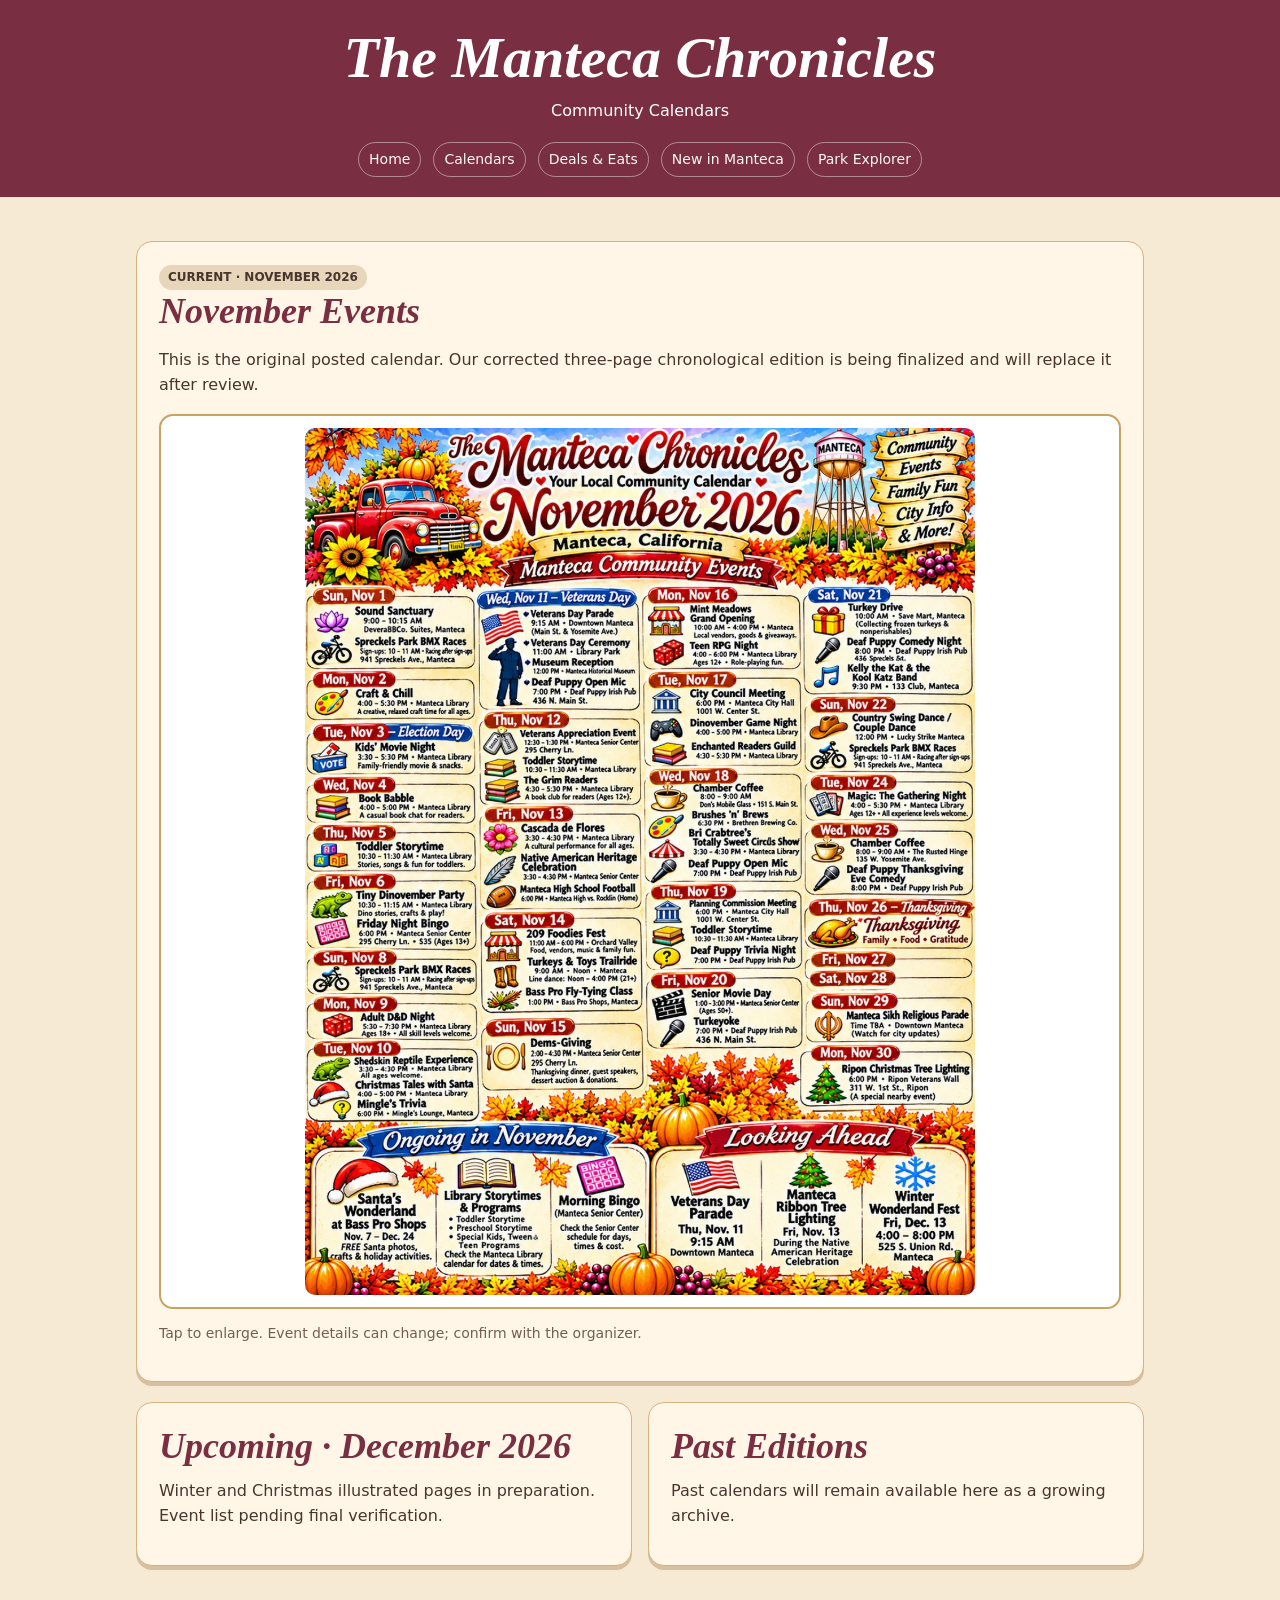
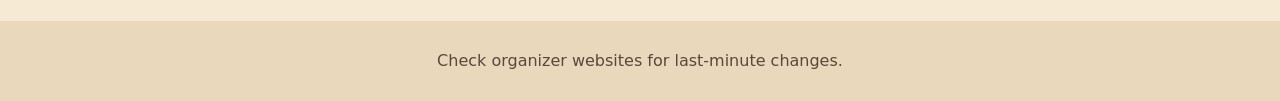
<file: index.html>
<!doctype html><html lang="en"><head><meta charset="utf-8"><meta name="viewport" content="width=device-width,initial-scale=1"><title>Community Calendars | The Manteca Chronicles</title><link rel="stylesheet" href="../style.css"></head><body><header><h1>The Manteca Chronicles</h1><p>Community Calendars</p><nav><a href="../index.html">Home</a><a href="index.html">Calendars</a><a href="../deals.html">Deals & Eats</a><a href="../new-in-manteca.html">New in Manteca</a><a href="../parks.html">Park Explorer</a></nav></header><main><section class="panel"><span class="tag">CURRENT · NOVEMBER 2026</span><h2>November Events</h2><p>This is the original posted calendar. Our corrected three-page chronological edition is being finalized and will replace it after review.</p><div class="poster-frame"><a href="../november-2026.png" target="_blank" rel="noopener"><img class="poster" src="../november-2026.png" alt="November 2026 Manteca community calendar"></a></div><p class="muted">Tap to enlarge. Event details can change; confirm with the organizer.</p></section><section class="tile-grid"><div class="tile"><h2>Upcoming · December 2026</h2><p>Winter and Christmas illustrated pages in preparation. Event list pending final verification.</p></div><div class="tile"><h2>Past Editions</h2><p>Past calendars will remain available here as a growing archive.</p></div></section></main><footer>Check organizer websites for last-minute changes.</footer></body></html>
</file>
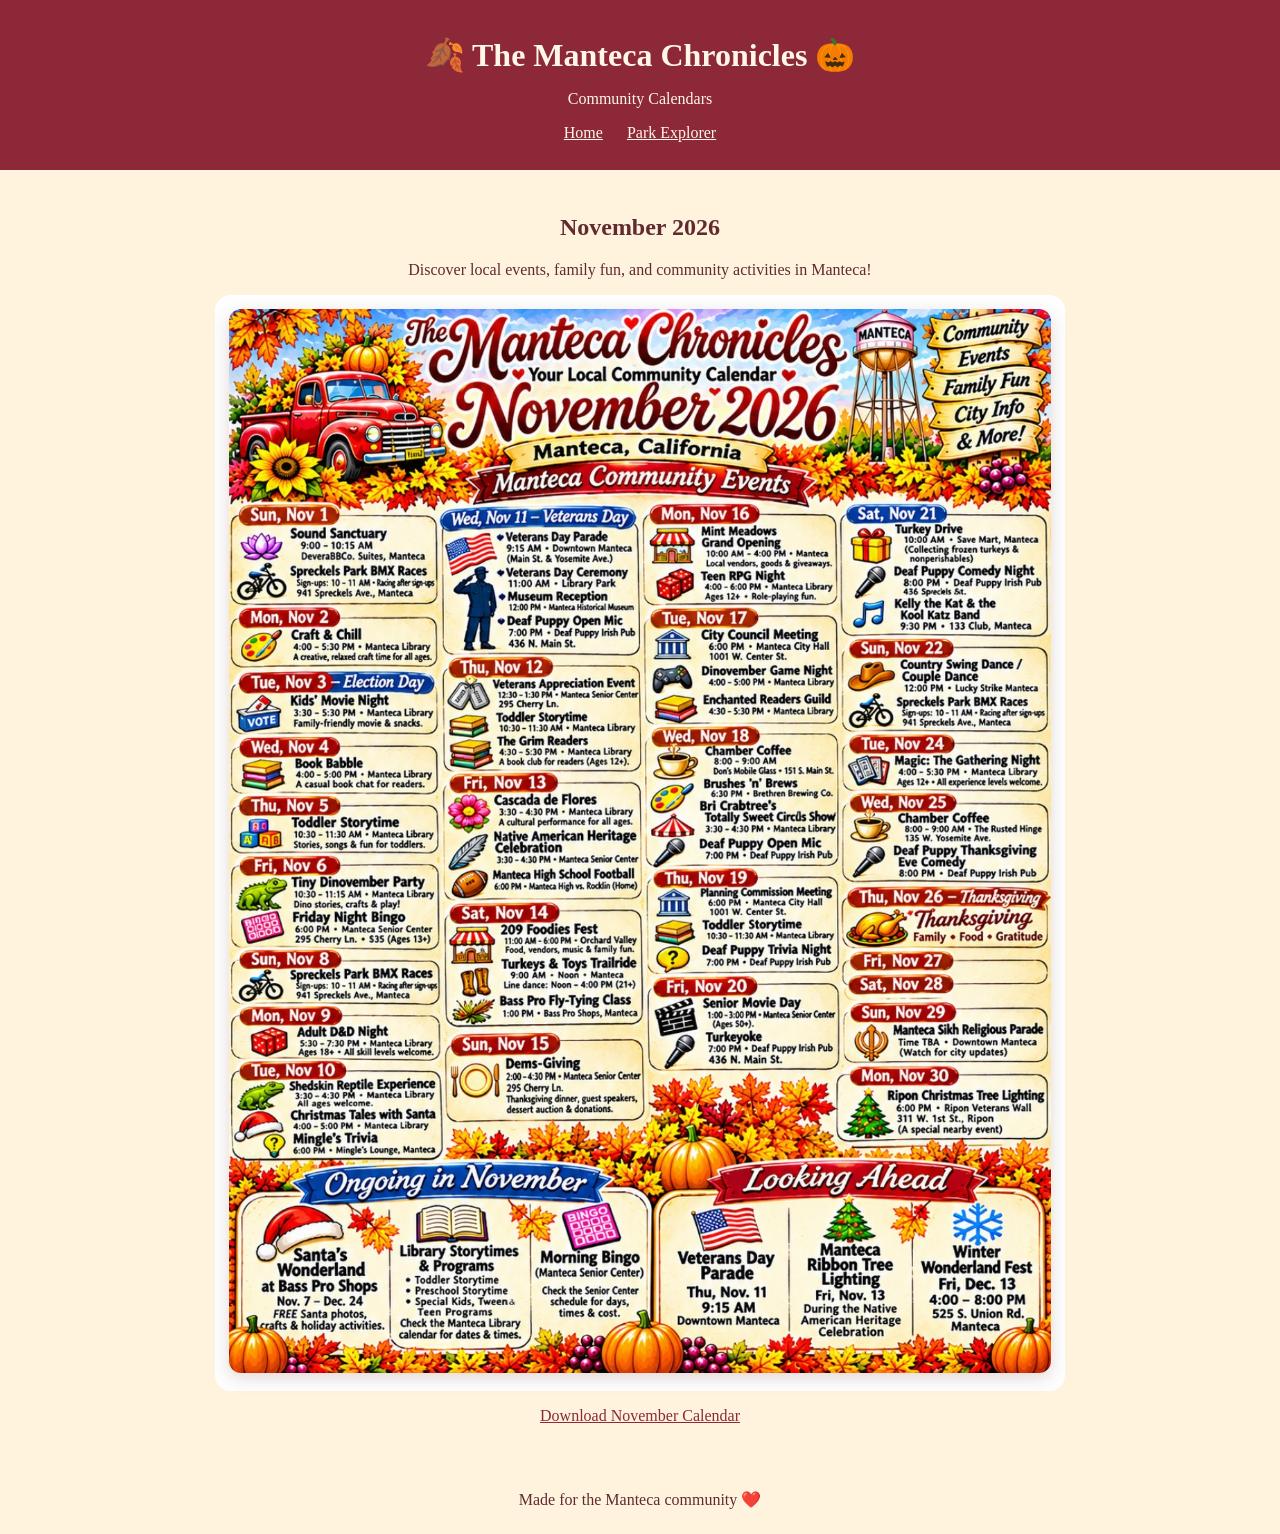
<file: calendars/index.html>
<!DOCTYPE html>
<html lang="en">
<head>
  <meta charset="UTF-8">
  <meta name="viewport" content="width=device-width, initial-scale=1">
  <title>Community Calendars | The Manteca Chronicles</title>
  <style>
    body {
      margin: 0;
      background: #fff3dd;
      color: #612a30;
      font-family: Georgia, serif;
      text-align: center;
    }
    header {
      background: #8c2838;
      color: #fff7e7;
      padding: 28px 16px;
    }
    h1 { margin: 8px 0; }
    nav a {
      color: #fff7e7;
      margin: 0 10px;
    }
    main {
      max-width: 850px;
      margin: auto;
      padding: 24px 16px;
    }
    img {
      width: 100%;
      height: auto;
      border-radius: 12px;
      box-shadow: 0 5px 18px #6b392b33;
    }
    .calendar {
      background: white;
      padding: 14px;
      border-radius: 16px;
    }
    a { color: #8c2838; }
    footer { padding: 25px; }
  </style>
</head>
<body>
  <header>
    <h1>🍂 The Manteca Chronicles 🎃</h1>
    <p>Community Calendars</p>
    <nav>
      <a href="../index.html">Home</a>
      <a href="../parks.html">Park Explorer</a>
    </nav>
  </header>
  <main>
    <h2>November 2026</h2>
    <p>Discover local events, family fun, and community activities in Manteca!</p>
    <div class="calendar">
      <img src="../november-2026.png" alt="Manteca November 2026 Community Calendar">
    </div>
    <p><a href="../november-2026.png" download>Download November Calendar</a></p>
  </main>
  <footer>Made for the Manteca community ❤️</footer>
</body>
</html>
</file>
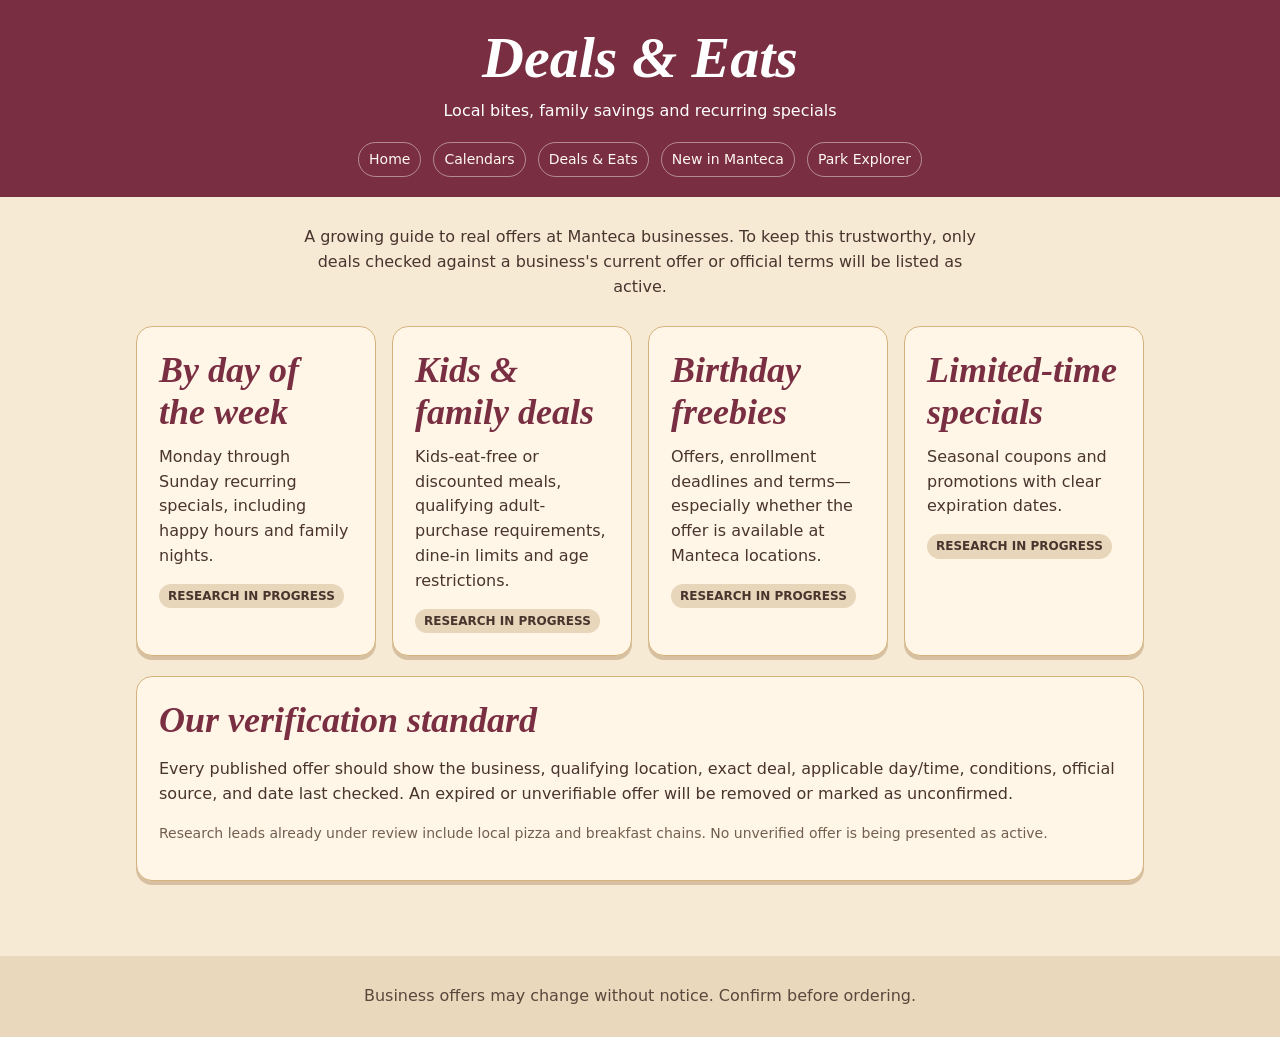
<file: deals.html>
<!doctype html><html lang="en"><head><meta charset="utf-8"><meta name="viewport" content="width=device-width,initial-scale=1"><title>Deals & Eats | The Manteca Chronicles</title><link rel="stylesheet" href="style.css"></head><body><header><h1>Deals & Eats</h1><p>Local bites, family savings and recurring specials</p><nav><a href="index.html">Home</a><a href="calendars/index.html">Calendars</a><a href="deals.html">Deals & Eats</a><a href="new-in-manteca.html">New in Manteca</a><a href="parks.html">Park Explorer</a></nav></header><main><p class="intro">A growing guide to real offers at Manteca businesses. To keep this trustworthy, only deals checked against a business's current offer or official terms will be listed as active.</p><div class="tile-grid"><section class="tile"><h2>By day of the week</h2><p>Monday through Sunday recurring specials, including happy hours and family nights.</p><span class="tag">RESEARCH IN PROGRESS</span></section><section class="tile"><h2>Kids & family deals</h2><p>Kids-eat-free or discounted meals, qualifying adult-purchase requirements, dine-in limits and age restrictions.</p><span class="tag">RESEARCH IN PROGRESS</span></section><section class="tile"><h2>Birthday freebies</h2><p>Offers, enrollment deadlines and terms—especially whether the offer is available at Manteca locations.</p><span class="tag">RESEARCH IN PROGRESS</span></section><section class="tile"><h2>Limited-time specials</h2><p>Seasonal coupons and promotions with clear expiration dates.</p><span class="tag">RESEARCH IN PROGRESS</span></section></div><section class="panel"><h2>Our verification standard</h2><p>Every published offer should show the business, qualifying location, exact deal, applicable day/time, conditions, official source, and date last checked. An expired or unverifiable offer will be removed or marked as unconfirmed.</p><p class="muted">Research leads already under review include local pizza and breakfast chains. No unverified offer is being presented as active.</p></section></main><footer>Business offers may change without notice. Confirm before ordering.</footer></body></html>
</file>
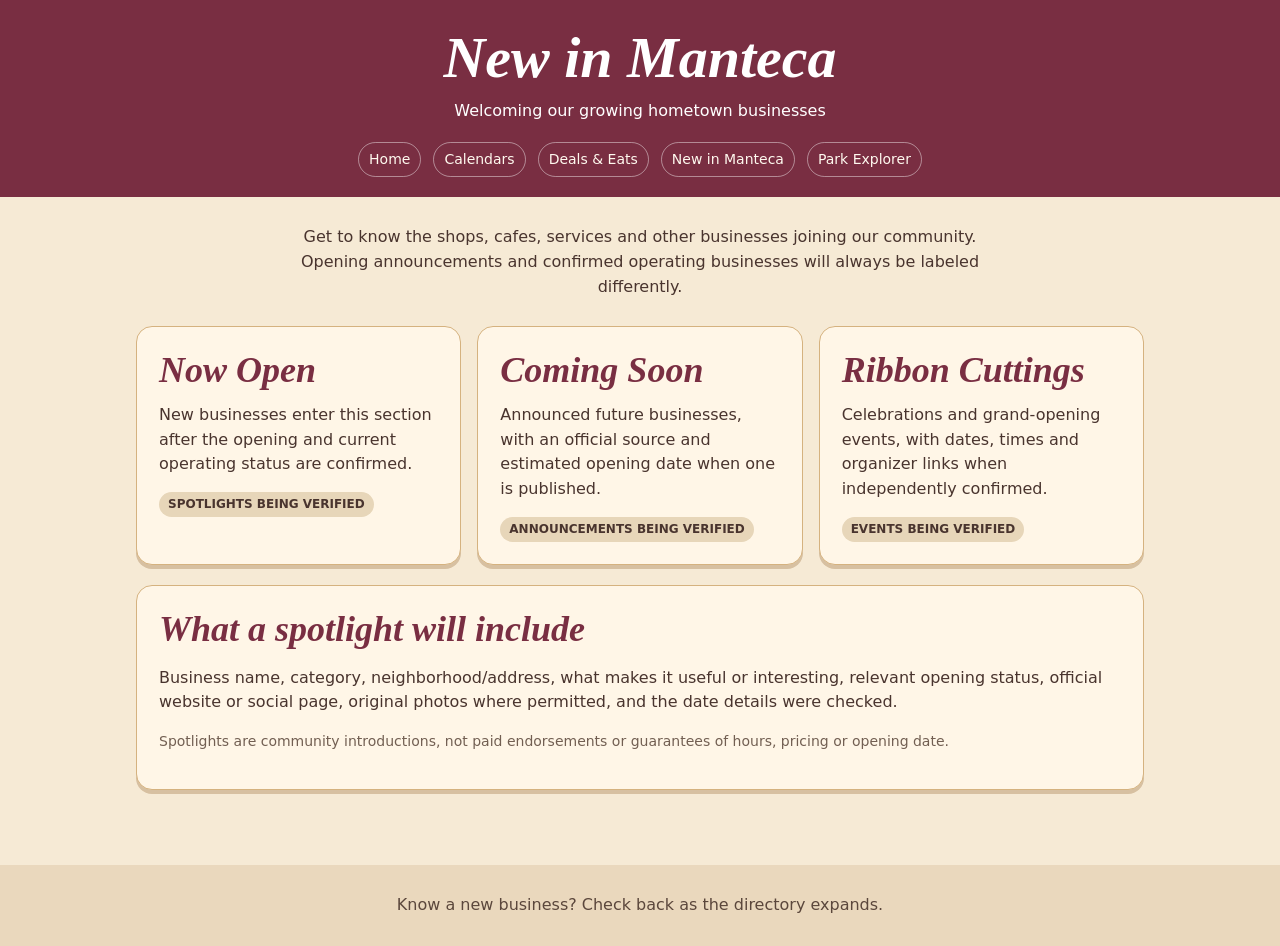
<file: new-in-manteca.html>
<!doctype html><html lang="en"><head><meta charset="utf-8"><meta name="viewport" content="width=device-width,initial-scale=1"><title>New in Manteca | The Manteca Chronicles</title><link rel="stylesheet" href="style.css"></head><body><header><h1>New in Manteca</h1><p>Welcoming our growing hometown businesses</p><nav><a href="index.html">Home</a><a href="calendars/index.html">Calendars</a><a href="deals.html">Deals & Eats</a><a href="new-in-manteca.html">New in Manteca</a><a href="parks.html">Park Explorer</a></nav></header><main><p class="intro">Get to know the shops, cafes, services and other businesses joining our community. Opening announcements and confirmed operating businesses will always be labeled differently.</p><div class="tile-grid"><section class="tile"><h2>Now Open</h2><p>New businesses enter this section after the opening and current operating status are confirmed.</p><span class="tag">SPOTLIGHTS BEING VERIFIED</span></section><section class="tile"><h2>Coming Soon</h2><p>Announced future businesses, with an official source and estimated opening date when one is published.</p><span class="tag">ANNOUNCEMENTS BEING VERIFIED</span></section><section class="tile"><h2>Ribbon Cuttings</h2><p>Celebrations and grand-opening events, with dates, times and organizer links when independently confirmed.</p><span class="tag">EVENTS BEING VERIFIED</span></section></div><section class="panel"><h2>What a spotlight will include</h2><p>Business name, category, neighborhood/address, what makes it useful or interesting, relevant opening status, official website or social page, original photos where permitted, and the date details were checked.</p><p class="muted">Spotlights are community introductions, not paid endorsements or guarantees of hours, pricing or opening date.</p></section></main><footer>Know a new business? Check back as the directory expands.</footer></body></html>
</file>
<file: style.css>
:root{--wine:#792e42;--ink:#49342e;--cream:#fff6e7;--gold:#d6a95d;--teal:#245f64}*{box-sizing:border-box}body{margin:0;background:#f6ead5;color:var(--ink);font:16px/1.55 system-ui,sans-serif}a{color:var(--wine)}header{background:var(--wine);color:white;text-align:center;padding:26px 18px 20px}header h1{font:italic 700 clamp(32px,6vw,58px)/1.12 Georgia,serif;margin:0}header p{margin:8px 0 18px}nav{display:flex;justify-content:center;gap:12px;flex-wrap:wrap}nav a{color:#fff9ef;text-decoration:none;padding:6px 10px;border:1px solid #ffffff70;border-radius:30px;font-size:14px}main{max-width:1040px;margin:auto;padding:24px 16px 55px}.intro{text-align:center;max-width:700px;margin:4px auto 26px}h2{font:italic 700 clamp(26px,4vw,36px) Georgia,serif;color:var(--wine);margin:0 0 12px}h3{margin:0 0 8px;color:var(--teal)}.panel,.tile{background:var(--cream);border:1px solid #d5b27f;border-radius:16px;padding:22px;box-shadow:0 4px 0 #d7c0a1}.panel{margin:20px 0}.tile-grid{display:grid;grid-template-columns:repeat(auto-fit,minmax(235px,1fr));gap:16px}.tile p{margin:6px 0 14px}.poster{display:block;width:min(100%,670px);height:auto;margin:auto;border-radius:10px}.poster-frame{background:white;padding:12px;border:2px solid #caa260;border-radius:14px}.button{display:inline-block;color:white;background:var(--wine);border-radius:30px;text-decoration:none;padding:9px 16px;font-weight:700}.muted{font-size:14px;color:#725f52}.tag{display:inline-block;background:#e7d6b9;padding:3px 9px;border-radius:20px;font-size:12px;font-weight:700}.two{display:grid;grid-template-columns:2fr 1fr;gap:20px}footer{text-align:center;padding:28px 15px;background:#ead8bd;color:#5b473c}@media(max-width:720px){.two{grid-template-columns:1fr}.panel,.tile{padding:16px}}
</file>
